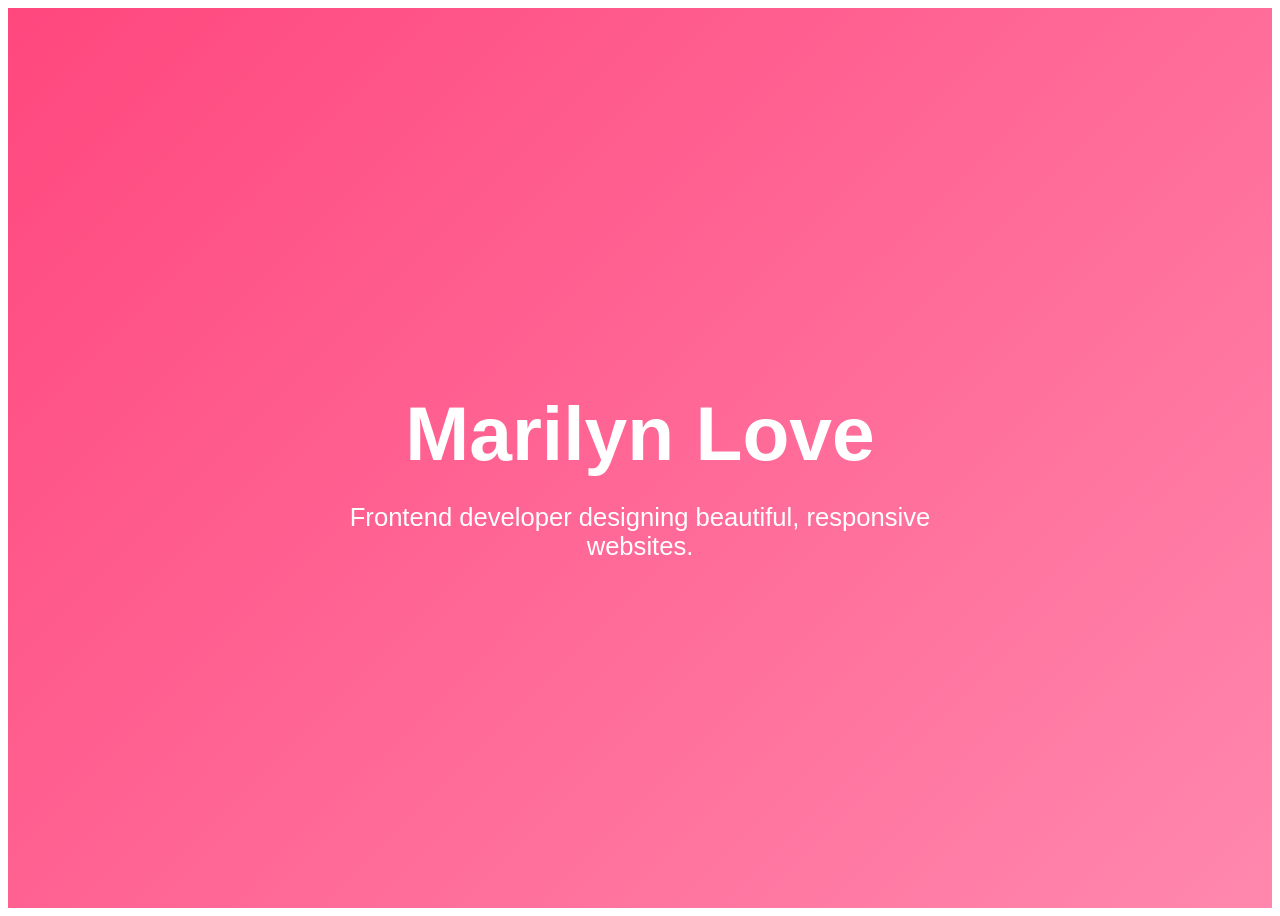
<file: CTA_banner/index.html>
<!DOCTYPE html>
<html lang="en">
<head>
    <meta charset="UTF-8">
    <meta name="viewport" content="width=device-width, initial-scale=1.0">
    <title>CTA Banner</title>
    <link rel="stylesheet" href="style.css">
</head>
<body>
    <section class="banner">
        <div class="banner__content">
            <h1>Marilyn Love</h1>
            <p>Frontend developer designing beautiful, responsive websites.</p>
        </div>
    </section>
</body>
</html>

<script>
    const banner = document.querySelector('.banner');

    function handleScroll() {
        if (window.scrollY>50) {
            banner.classList.add('fade-out');
        } else {
            banner.classList.remove('fade-out');
        }
    }

    window.addEventListener('scroll', handleScroll);
</script>
</file>
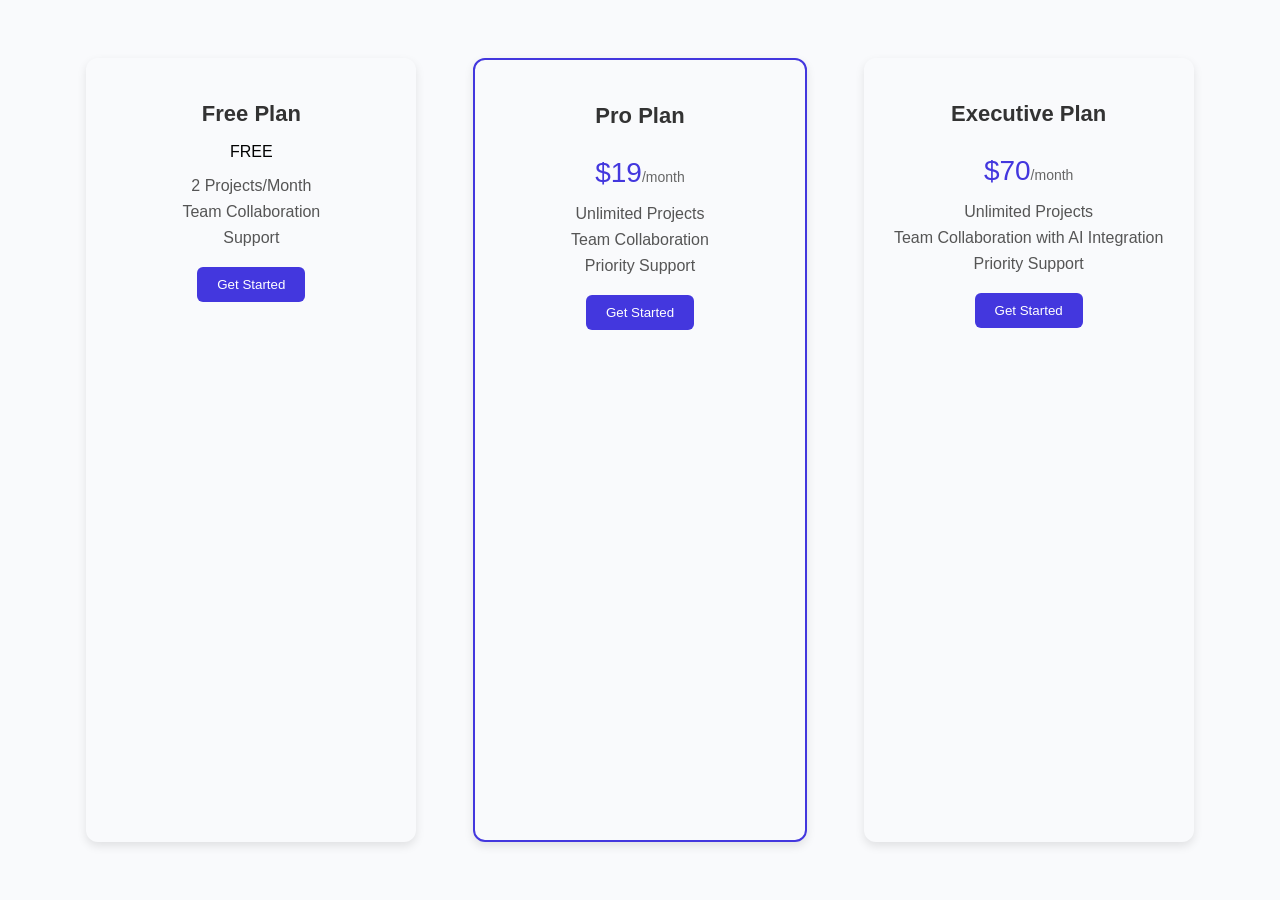
<file: pricing-plan/index.html>
<head>
    <!DOCTYPE html>
    <meta charset="UTF-8">
    <meta name="viewport" content="width=device-width, initial-scale=1.0">
    <title>Pricing Plans</title>
    <link rel="stylesheet" href="style.css">
</head>

<body>
<div class="plan">
    <h2 class="plan__title">Free Plan</h2>
    <p class=""plan__price"><span>FREE</span></p>
   
    <ul class="plan__features">
        <li class="plan__feature">2 Projects/Month</li>
        <li class="plan__feature">Team Collaboration</li>
        <li class="plan__feature">Support</li>
    </ul>

    <button class="plan__button">Get Started</button>
</div>

<div class="plan plan--highlighted">
    <h2 class="plan__title"> Pro Plan</h2>
    <p class="plan__price">$19<span>/month</span></p>

    <ul class="plan__features">
        <li class="plan__feature">Unlimited Projects</li>
        <li class="plan__feature">Team Collaboration</li>
        <li class="plan__feature">Priority Support</li>
    </ul>

    <button class="plan__button">Get Started</button>
</div>

<div class="plan">
    <h2 class="plan__title">Executive Plan</h2>
    <p class="plan__price">$70<span>/month</span></p>

    <ul class="plan__features">
        <li class="plan__feature">Unlimited Projects</li>
        <li class="plan__feature">Team Collaboration with AI Integration</li>
        <li class="plan__feature">Priority Support</li>
        </ul>
    
        <button class="plan__button">Get Started</button>
</div>
</body>
</file>
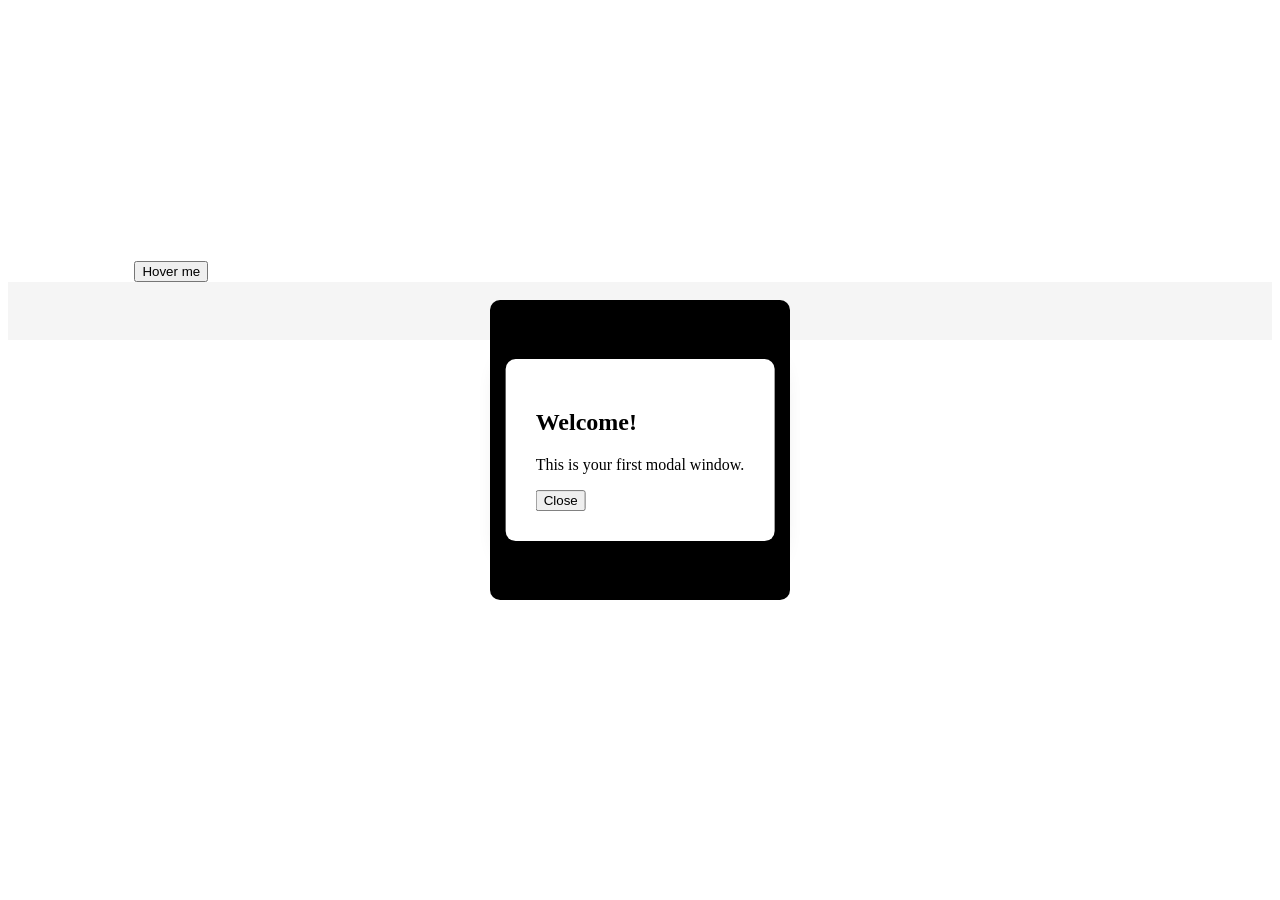
<file: ui_elements/index.html>
<!DOCTYPE html>
<html lang="en">
<head>
    <meta charset="UTF-8">
    <meta name="viewport" content="width=device-width, initial-scale=1.0">
    <title>UI Elements</title>
    <link rel="stylesheet" href="style.css">
</head>
<body>
   <div class="modal">
        <h2>Welcome!</h2>
        <p>This is your first modal window.</p>
        <button>Close</button>
    </div>

    <div class="modal__overlay">
    </div>

    <div class="tooltip-container">
        <button>Hover me</button>
        <span class="tooltip">I'm a tooltip!</span>
    </div>

    <nav class="menu">
        <a href="#">Home</a>
        <a href="#">About</a>
        <a href="#">Contact</a>
    </nav>
</body>
</html>
</file>
<file: CTA_banner/style.css>
/* Banner layout */
body {
     animation: fadeOut auto linear;
    animation-timeline: scroll(root);
}

.banner {
    display: flex;
    justify-content: center;
    align-items: center;
    height: 100vh;
    background: linear-gradient(135deg, #ff477e, #ffc8dd);
    background-size: 200% 200%;
    color: white;
    text-align: center;
    animation: fadeUP 1s ease-out;
    transition: background-position 0.5s ease;
}

.banner:hover {
    background-position: 100% 0;
}

/* Banner content */
.banner__content {
    max-width: 600px;
    padding: 0 5vw;
}

/* Text styling */
.banner h1 {
    font-size: 6vw;
    font-family: "Segoue UI", sans-serif;
    margin-bottom: 20px;
}

.banner p {
    font-size: 2vw;
    font-family: "Segoue UI", sans-serif;
    margin-bottom: 30px;
}

/* Button */
.banner button {
    background-color: white;
    color: #6c63ff;
    border: none;
    padding: 15px 30px;
    font-size: 1.2rem;
    border-radius: 8px;
    cursor: pointer;
    transition: transform 0.3s ease, background-color 0.3s ease;
}

.banner button:hover {
    background-color: #f2f2f2;
    transform: scale(1.05);
}

/* Animation */
@keyframes fadeUp {
    from {
        opacity: 0;
        transform: translateY(30px);
    }
    to {
        opacity: 1;
        transform: translateY(0);
    }

.fade-out {
  opacity: 0;
  transition: opacity 0.5s ease-out;

}

/* Responsive design */
@media (max-width: 768px) {
    .banner h1 {
        font-size: 8vw;
    }

    .banner p {
        font-size: 4vw;
    }

    .banner button {
        padding: 12 px 24 px;
        font-size: 1rem;
    }
}

@media (max-width: 480px) {
    .banner {
        flex-direction: column;
        padding: 10vh 5vw;
    }

    .banner h1 {
        font-size: 10vw;
    }

    .banner p {
        font-size: 5vw;
    }
}
</file>
<file: pricing-plan/style.css>
body {
    font-family: 'Segoe UI', sans-serif;
    background-color: #f9fafc;
    text-align: center;
    padding: 50px;
    display: flex;
}

.plan {
    width: 280px;
    margin: 0 auto;
    padding: 25px;
    border-radius: 12px;
    box-shadow: 0 4px 10px rgba(0,0,0,0.1);
    trasition: transform 0.2s ease;
}

.plan:hover {
    transform: translateY(-4px);
    background-color: azure;
}

.plan--highlighted {
    border: 2px solid #4337de;
}

.plan__title {
    color: #333;
    font-size: 22px;
    margin-bottom: 10px;
}

.plan__price {
    font-size: 28px;
    color: 4337de;
    margin-bottom: 15px;
}

.plan__price span {
    font-size: 14px;
    color: #666;
}

.plan__features {
    list-style: none;
    padding: 0;
    margin-bottom: 20px;
}

.plan__feature {
    margin: 8px 0;
    color: #555;
}

.plan__button {
    background-color: #4337de;
    color: white;
    border: none;
    padding: 10px 20px;
    border-radius: 6px;
    cursor: pointer;
    transition: background-color 0.2s ease;
}

.plan__button:hover {
    background-color: #372fc3;
}
</file>
<file: ui_elements/style.css>
.modal {
    position: fixed;
    top: 50%;
    left: 50%;
    transform: translate(-50%, -50%);
    background: white;
    padding: 30px;
    border-radius: 10px;
    box-shadow: 0 10px 25px rgba(0,0,0,0.3);
    transition: opacity .5 ease;
    z-index: 1000;
}

.modal__overlay {
    position: fixed;
    top: 50%;
    left: 50%;
    transform: translate(-50%, -50%);
    background: black;
    padding: 150px;
    border-radius: 10px;
    box-shadow 0 10px 25px rgba(0,0,0,0.3);
    z-index: 100
}


.tooltip-container {
    position: relative;
    display: inline-block;
    margin-top: 20%;
    margin-left: 10%;
}

.tooltip {
    position: absolute;
    bottom: 130%;
    left: 50%;
    transform: translateX(-50%);
    background-color: black;
    color: white;
    padding: 6px 10px;
    border-radius: 4px;
    font-size: 13px;
    opacity: 0;
    pointer-events: none;
    transition: opacity 0.3s ease;
}

.tooltip-container:hover .tooltip {
    opacity: 1;
    transform: translateY(-5px);
}

.menu {
    display: flex;
    justify-content: center;
    gap: 30px;
    background: #f5f5f5;
    padding: 20px;
}

.menu a {
    position: relative;
    text-decoration: none;
    color: #333;
    font-weight: 600;
}

.menu a:active {
    color: red;
}

.menu a::after {
    content: "";
    position: absolute;
    left: 0;
    bottom: -5px;
    width: 0%;
    height: 2px;
    background: #333;
    transition: width 0.3s ease;
}

.menu a:hover::after {
    width: 100%;
}
</file>
